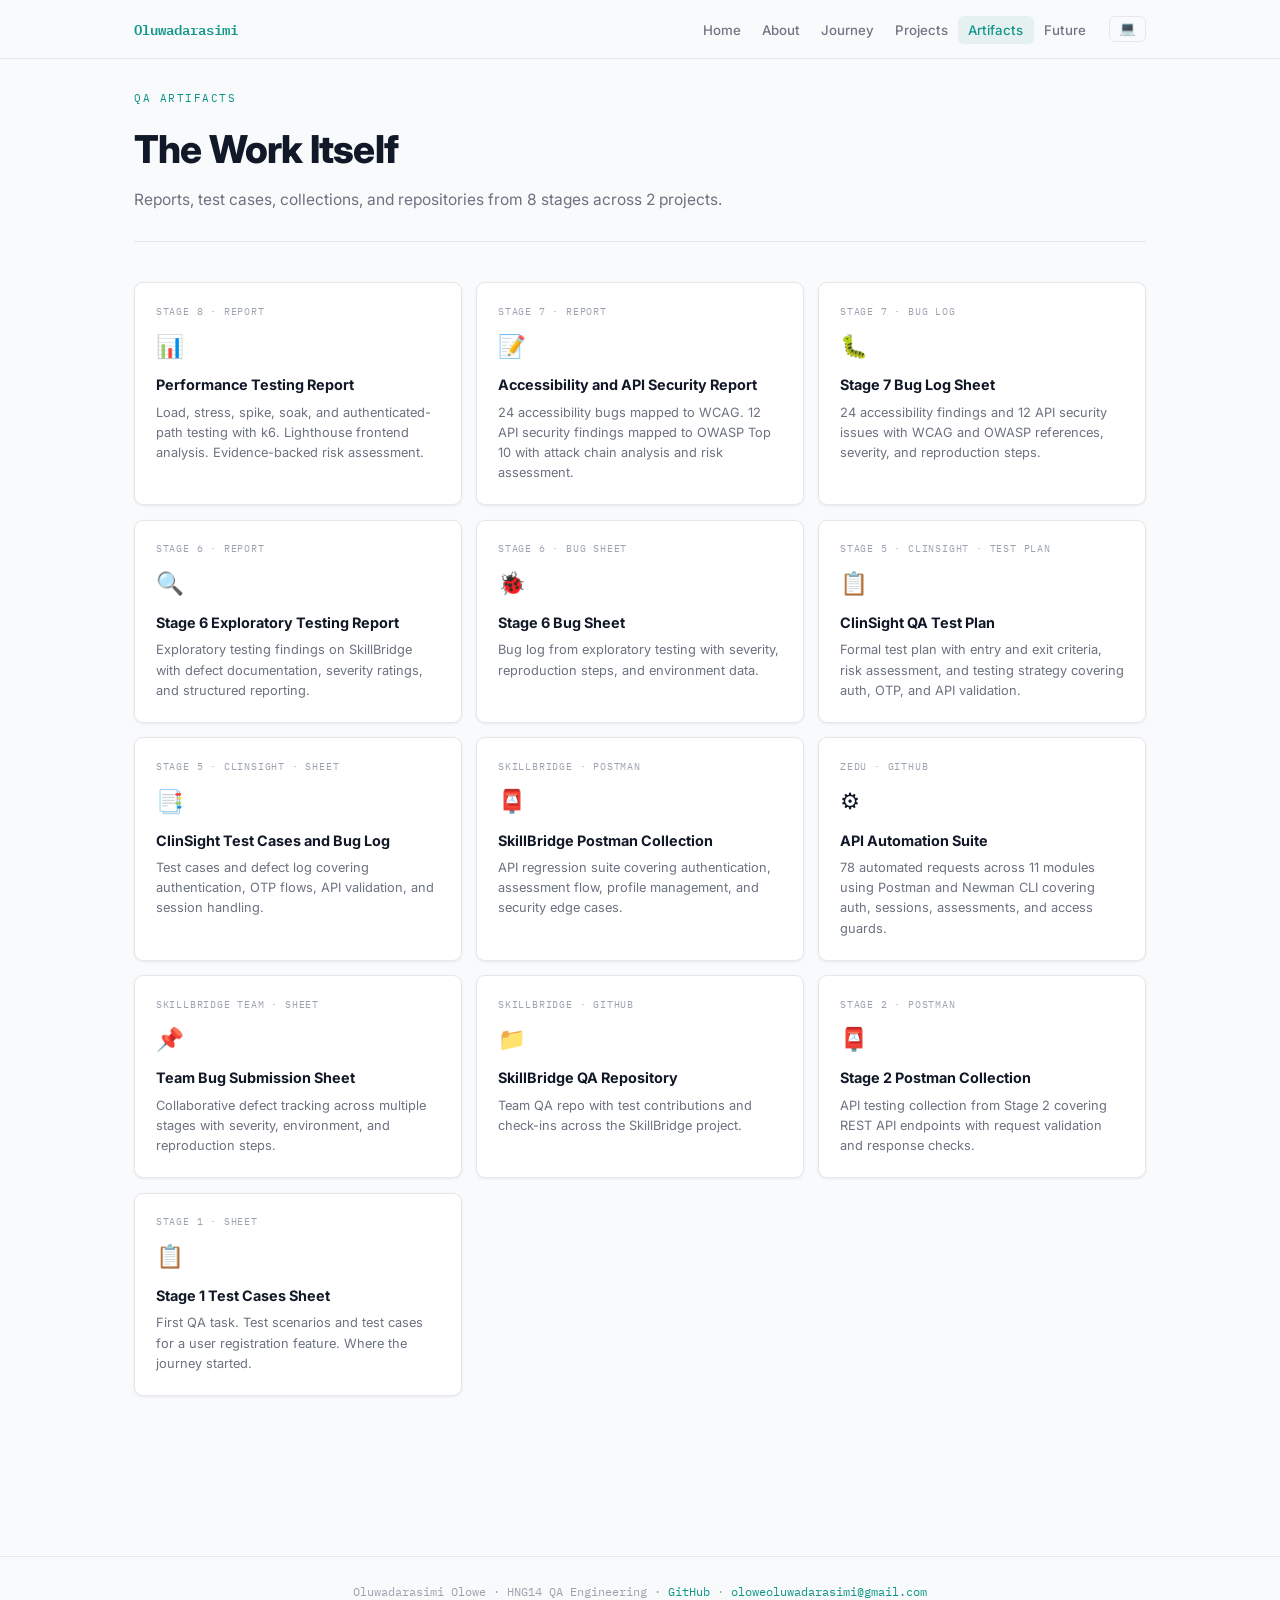
<file: artifacts.html>
<!DOCTYPE html>
<html lang="en">
<head>
  <meta charset="UTF-8"/>
  <meta name="viewport" content="width=device-width, initial-scale=1.0"/>
  <title>Artifacts | Oluwadarasimi</title>
  <link rel="stylesheet" href="style.css"/>
  <script src="theme.js"></script>
</head>
<body>
<nav>
  <div class="nav-inner">
    <a href="index.html" class="logo">Oluwadarasimi</a>
    <div class="nav-right">
      <ul id="nav-menu">
        <li><a href="index.html">Home</a></li>
        <li><a href="about.html">About</a></li>
        <li><a href="journey.html">Journey</a></li>
        <li><a href="projects.html">Projects</a></li>
        <li><a href="artifacts.html" class="active">Artifacts</a></li>
        <li><a href="plan.html">Future</a></li>
      </ul>
      <button class="theme-btn" id="theme-btn">💻</button>
      <button class="hamburger" id="hamburger" aria-label="Menu">☰</button>
    </div>
  </div>
</nav>

<main>
  <div class="page-header">
    <div class="section-label">QA Artifacts</div>
    <h1>The Work Itself</h1>
    <p>Reports, test cases, collections, and repositories from 8 stages 
    across 2 projects.</p>
  </div>

  <div class="art-grid">

    <a href="https://docs.google.com/document/d/1l8ONHRSVs1LleY-7FIZuitLr1eoMnTjsNYnKnu7NTkM/edit?usp=sharing"
       target="_blank" class="art-card">
      <div class="art-type">Stage 8 · Report</div>
      <span class="art-icon">📊</span>
      <h3>Performance Testing Report</h3>
      <p>Load, stress, spike, soak, and authenticated-path testing with k6. 
      Lighthouse frontend analysis. Evidence-backed risk assessment.</p>
    </a>

    <a href="https://docs.google.com/document/d/1uJ6_m6ml1r4E15YGd_25BcYzL_4A7KqV7q6U22Zlh14/edit?usp=sharing"
       target="_blank" class="art-card">
      <div class="art-type">Stage 7 · Report</div>
      <span class="art-icon">📝</span>
      <h3>Accessibility and API Security Report</h3>
      <p>24 accessibility bugs mapped to WCAG. 12 API security findings 
      mapped to OWASP Top 10 with attack chain analysis and risk assessment.</p>
    </a>

    <a href="https://docs.google.com/spreadsheets/d/11eaqbuGItxuPcLm9vZceJMLkKi5A1hrru89bgv7CTFI/edit?usp=sharing"
       target="_blank" class="art-card">
      <div class="art-type">Stage 7 · Bug Log</div>
      <span class="art-icon">🐛</span>
      <h3>Stage 7 Bug Log Sheet</h3>
      <p>24 accessibility findings and 12 API security issues with WCAG 
      and OWASP references, severity, and reproduction steps.</p>
    </a>

    <a href="https://docs.google.com/document/d/1Hd2gUDOnvYQZYTI857jYCAjs_6tos34yFfsEWQ0Ifog/edit?usp=sharing"
       target="_blank" class="art-card">
      <div class="art-type">Stage 6 · Report</div>
      <span class="art-icon">🔍</span>
      <h3>Stage 6 Exploratory Testing Report</h3>
      <p>Exploratory testing findings on SkillBridge with defect 
      documentation, severity ratings, and structured reporting.</p>
    </a>

    <a href="https://docs.google.com/spreadsheets/d/1u1QkoOYAjA9QrqcAl9V_jyuhE0aciyS3Pqh8tb1zd8o/edit?usp=sharing"
       target="_blank" class="art-card">
      <div class="art-type">Stage 6 · Bug Sheet</div>
      <span class="art-icon">🐞</span>
      <h3>Stage 6 Bug Sheet</h3>
      <p>Bug log from exploratory testing with severity, reproduction 
      steps, and environment data.</p>
    </a>

    <a href="https://docs.google.com/document/d/1q5Fs91FiSQalrJ7Au8s8vOHcW8qI4trwRygyX6SMNjw/edit?usp=sharing"
       target="_blank" class="art-card">
      <div class="art-type">Stage 5 · ClinSight · Test Plan</div>
      <span class="art-icon">📋</span>
      <h3>ClinSight QA Test Plan</h3>
      <p>Formal test plan with entry and exit criteria, risk assessment, 
      and testing strategy covering auth, OTP, and API validation.</p>
    </a>

    <a href="https://docs.google.com/spreadsheets/d/1QUfU-PDzNOTbdbcsJb79iOtco98VdZij4nocPhajkZE/edit?usp=sharing"
       target="_blank" class="art-card">
      <div class="art-type">Stage 5 · ClinSight · Sheet</div>
      <span class="art-icon">📑</span>
      <h3>ClinSight Test Cases and Bug Log</h3>
      <p>Test cases and defect log covering authentication, OTP flows, 
      API validation, and session handling.</p>
    </a>

    <a href="https://www.postman.com/oloweoluwadarasimi-3334857/workspace/skillbridge/collection/50483564-1747f748-d4d6-4042-9efd-d79c5b4fb015?action=share&source=copy-link&creator=50483564"
       target="_blank" class="art-card">
      <div class="art-type">SkillBridge · Postman</div>
      <span class="art-icon">📮</span>
      <h3>SkillBridge Postman Collection</h3>
      <p>API regression suite covering authentication, assessment flow, 
      profile management, and security edge cases.</p>
    </a>

    <a href="https://github.com/lynxqa/zedu-api-automation"
       target="_blank" class="art-card">
      <div class="art-type">Zedu · GitHub</div>
      <span class="art-icon">⚙️</span>
      <h3>API Automation Suite</h3>
      <p>78 automated requests across 11 modules using Postman and 
      Newman CLI covering auth, sessions, assessments, and access guards.</p>
    </a>

    <a href="https://docs.google.com/spreadsheets/d/1Po3ljLZiJ7tf-5PwiG8BV2QthzO5-NFXy7sRMYovPXY/edit?usp=sharing"
       target="_blank" class="art-card">
      <div class="art-type">SkillBridge Team · Sheet</div>
      <span class="art-icon">📌</span>
      <h3>Team Bug Submission Sheet</h3>
      <p>Collaborative defect tracking across multiple stages with 
      severity, environment, and reproduction steps.</p>
    </a>

    <a href="https://github.com/hngprojects/skill-bridge-qa"
       target="_blank" class="art-card">
      <div class="art-type">SkillBridge · GitHub</div>
      <span class="art-icon">📁</span>
      <h3>SkillBridge QA Repository</h3>
      <p>Team QA repo with test contributions and check-ins across the 
      SkillBridge project.</p>
    </a>

    <a href="https://www.postman.com/oloweoluwadarasimi-3334857/workspace/hng-qa/collection/50483564-b903d4b7-f862-47a2-a1fc-d46055b91d4e?action=share&source=copy-link&creator=50483564"
       target="_blank" class="art-card">
      <div class="art-type">Stage 2 · Postman</div>
      <span class="art-icon">📮</span>
      <h3>Stage 2 Postman Collection</h3>
      <p>API testing collection from Stage 2 covering REST API 
      endpoints with request validation and response checks.</p>
    </a>

    <a href="https://docs.google.com/spreadsheets/d/1LOFRGyVqOiWSW29IUEeHUynfsEaxmwen0TeMXAfHphU/edit?usp=sharing"
       target="_blank" class="art-card">
      <div class="art-type">Stage 1 · Sheet</div>
      <span class="art-icon">📋</span>
      <h3>Stage 1 Test Cases Sheet</h3>
      <p>First QA task. Test scenarios and test cases for a user 
      registration feature. Where the journey started.</p>
    </a>

  </div>
</main>

<footer>
  <p>Oluwadarasimi Olowe &middot; HNG14 QA Engineering &middot;
  <a href="https://github.com/lynxqa" target="_blank">GitHub</a> &middot;
  <a href="mailto:oloweoluwadarasimi@gmail.com">oloweoluwadarasimi@gmail.com</a></p>
</footer>
<script>
  const hamburger = document.getElementById("hamburger");
  const menu = document.getElementById("nav-menu");
  hamburger.addEventListener("click", function() {
    menu.classList.toggle("open");
  });
</script>
</body>
</html>
</file>
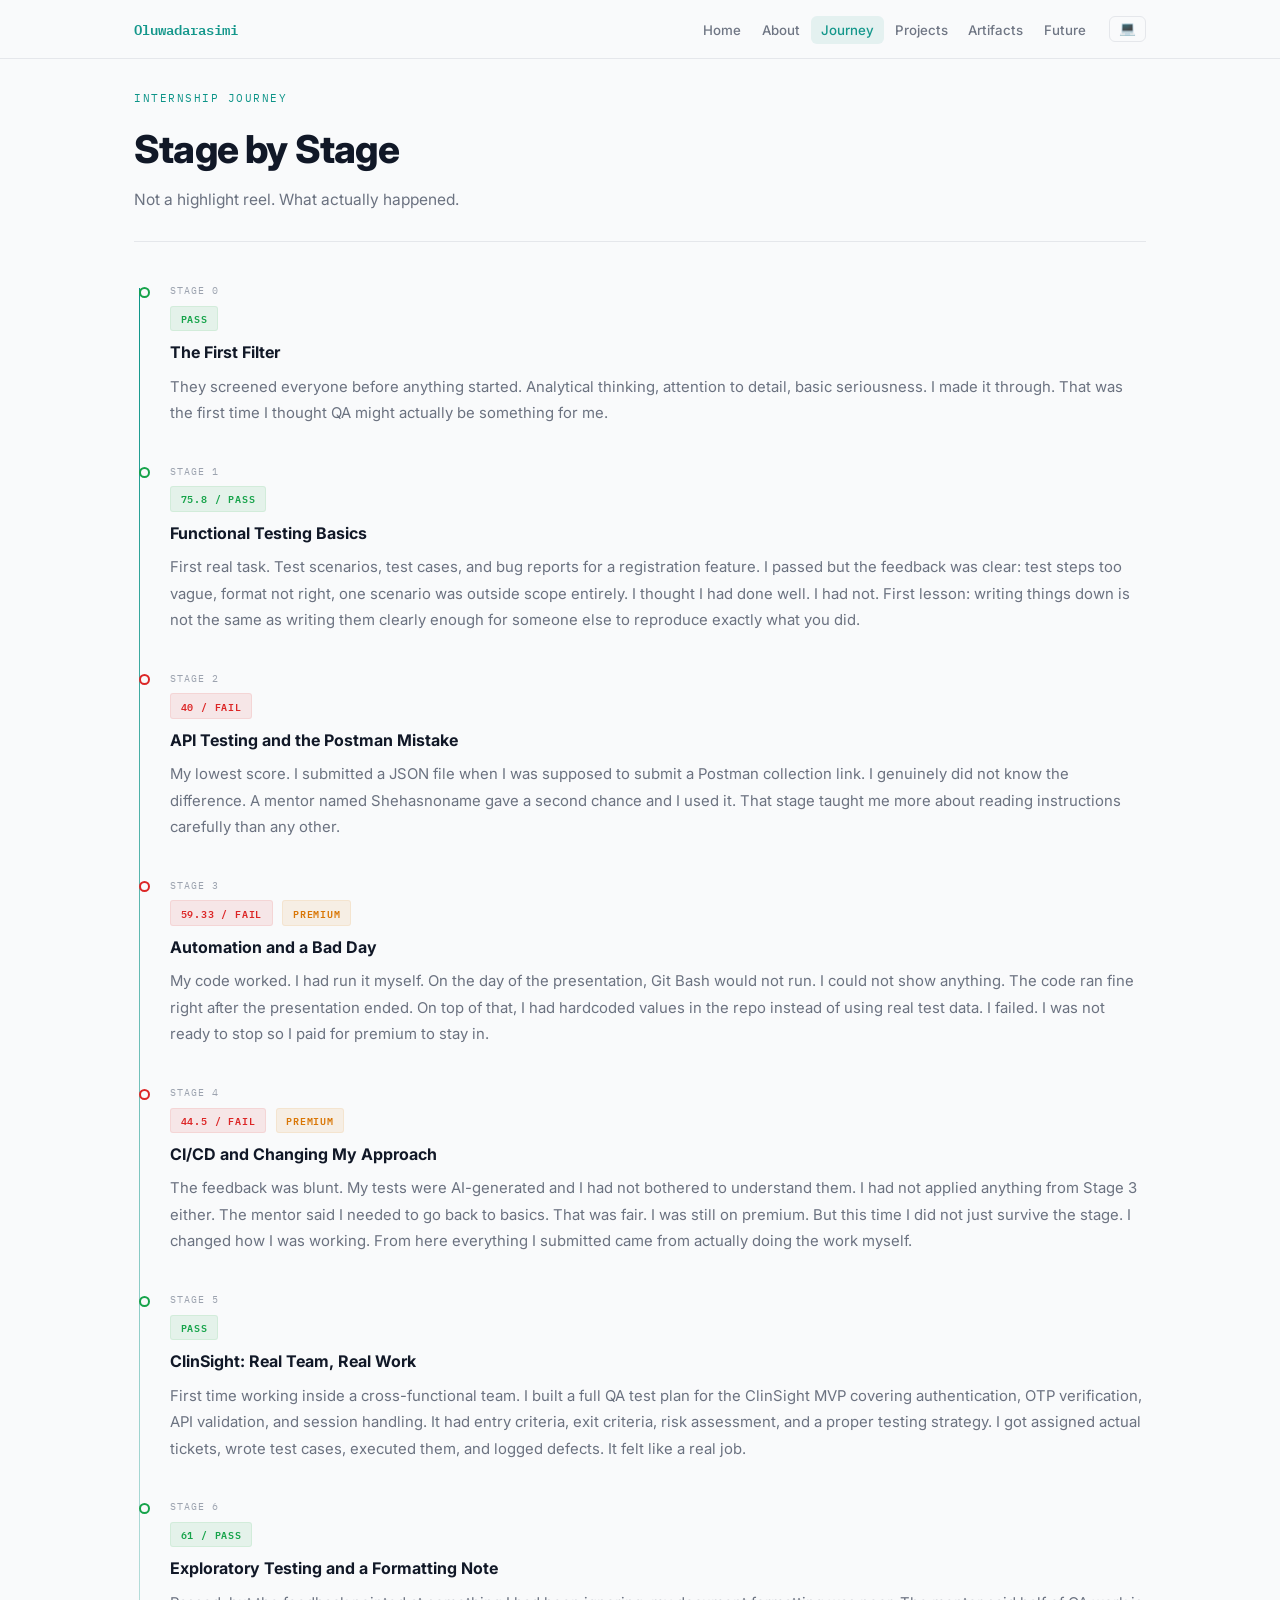
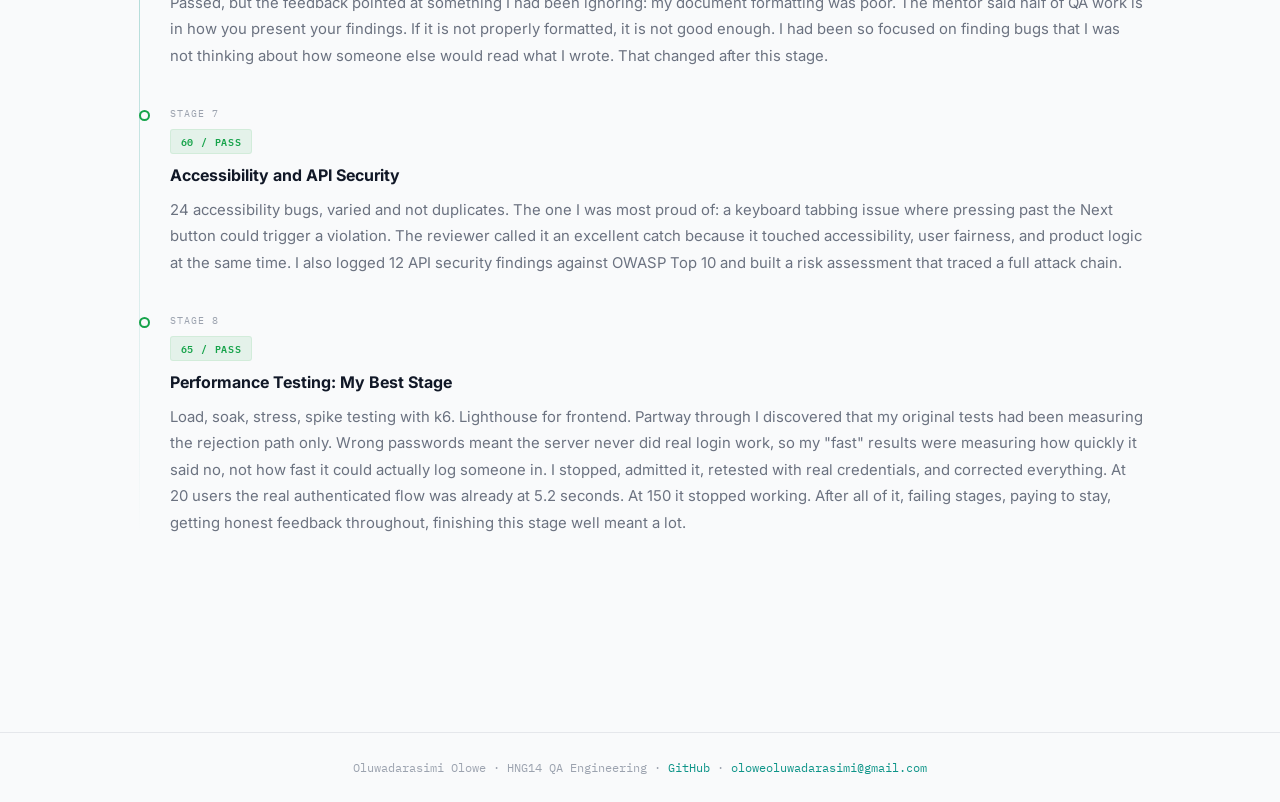
<file: journey.html>
<!DOCTYPE html>
<html lang="en">
<head>
  <meta charset="UTF-8"/>
  <meta name="viewport" content="width=device-width, initial-scale=1.0"/>
  <title>Journey | Oluwadarasimi</title>
  <link rel="stylesheet" href="style.css"/>
  <script src="theme.js"></script>
</head>
<body>
<nav>
  <div class="nav-inner">
    <a href="index.html" class="logo">Oluwadarasimi</a>
    <div class="nav-right">
      <ul id="nav-menu">
        <li><a href="index.html">Home</a></li>
        <li><a href="about.html">About</a></li>
        <li><a href="journey.html" class="active">Journey</a></li>
        <li><a href="projects.html">Projects</a></li>
        <li><a href="artifacts.html">Artifacts</a></li>
        <li><a href="plan.html">Future</a></li>
      </ul>
      <button class="theme-btn" id="theme-btn">💻</button>
      <button class="hamburger" id="hamburger" aria-label="Menu">☰</button>
    </div>
  </div>
</nav>

<main>
  <div class="page-header">
    <div class="section-label">Internship Journey</div>
    <h1>Stage by Stage</h1>
    <p>Not a highlight reel. What actually happened.</p>
  </div>

  <div class="timeline">

    <div class="tl-item">
      <div class="tl-dot pass"></div>
      <div class="tl-stage">Stage 0</div>
      <span class="verdict v-pass">Pass</span>
      <h3>The First Filter</h3>
      <p>They screened everyone before anything started. Analytical 
      thinking, attention to detail, basic seriousness. I made it 
      through. That was the first time I thought QA might actually 
      be something for me.</p>
    </div>

    <div class="tl-item">
      <div class="tl-dot pass"></div>
      <div class="tl-stage">Stage 1</div>
      <span class="verdict v-pass">75.8 / Pass</span>
      <h3>Functional Testing Basics</h3>
      <p>First real task. Test scenarios, test cases, and bug reports 
      for a registration feature. I passed but the feedback was clear: 
      test steps too vague, format not right, one scenario was outside 
      scope entirely. I thought I had done well. I had not. First lesson: 
      writing things down is not the same as writing them clearly enough 
      for someone else to reproduce exactly what you did.</p>
    </div>

    <div class="tl-item">
      <div class="tl-dot fail"></div>
      <div class="tl-stage">Stage 2</div>
      <span class="verdict v-fail">40 / Fail</span>
      <h3>API Testing and the Postman Mistake</h3>
      <p>My lowest score. I submitted a JSON file when I was supposed 
      to submit a Postman collection link. I genuinely did not know 
      the difference. A mentor named Shehasnoname gave a second chance 
      and I used it. That stage taught me more about reading instructions 
      carefully than any other.</p>
    </div>

    <div class="tl-item">
      <div class="tl-dot fail"></div>
      <div class="tl-stage">Stage 3</div>
      <span class="verdict v-fail">59.33 / Fail</span>
      <span class="verdict v-warn">Premium</span>
      <h3>Automation and a Bad Day</h3>
      <p>My code worked. I had run it myself. On the day of the 
      presentation, Git Bash would not run. I could not show anything. 
      The code ran fine right after the presentation ended. On top of 
      that, I had hardcoded values in the repo instead of using real 
      test data. I failed. I was not ready to stop so I paid for 
      premium to stay in.</p>
    </div>

    <div class="tl-item">
      <div class="tl-dot fail"></div>
      <div class="tl-stage">Stage 4</div>
      <span class="verdict v-fail">44.5 / Fail</span>
      <span class="verdict v-warn">Premium</span>
      <h3>CI/CD and Changing My Approach</h3>
      <p>The feedback was blunt. My tests were AI-generated and I had 
      not bothered to understand them. I had not applied anything from 
      Stage 3 either. The mentor said I needed to go back to basics. 
      That was fair. I was still on premium. But this time I did not 
      just survive the stage. I changed how I was working. From here 
      everything I submitted came from actually doing the work myself.</p>
    </div>

    <div class="tl-item">
      <div class="tl-dot pass"></div>
      <div class="tl-stage">Stage 5</div>
      <span class="verdict v-pass">Pass</span>
      <h3>ClinSight: Real Team, Real Work</h3>
      <p>First time working inside a cross-functional team. I built a 
      full QA test plan for the ClinSight MVP covering authentication, 
      OTP verification, API validation, and session handling. It had 
      entry criteria, exit criteria, risk assessment, and a proper 
      testing strategy. I got assigned actual tickets, wrote test cases, 
      executed them, and logged defects. It felt like a real job.</p>
    </div>

    <div class="tl-item">
      <div class="tl-dot pass"></div>
      <div class="tl-stage">Stage 6</div>
      <span class="verdict v-pass">61 / Pass</span>
      <h3>Exploratory Testing and a Formatting Note</h3>
      <p>Passed, but the feedback pointed at something I had been 
      ignoring: my document formatting was poor. The mentor said half 
      of QA work is in how you present your findings. If it is not 
      properly formatted, it is not good enough. I had been so focused 
      on finding bugs that I was not thinking about how someone else 
      would read what I wrote. That changed after this stage.</p>
    </div>

    <div class="tl-item">
      <div class="tl-dot pass"></div>
      <div class="tl-stage">Stage 7</div>
      <span class="verdict v-pass">60 / Pass</span>
      <h3>Accessibility and API Security</h3>
      <p>24 accessibility bugs, varied and not duplicates. The one I 
      was most proud of: a keyboard tabbing issue where pressing past 
      the Next button could trigger a violation. The reviewer called it 
      an excellent catch because it touched accessibility, user fairness, 
      and product logic at the same time. I also logged 12 API security 
      findings against OWASP Top 10 and built a risk assessment that 
      traced a full attack chain.</p>
    </div>

    <div class="tl-item">
      <div class="tl-dot pass"></div>
      <div class="tl-stage">Stage 8</div>
      <span class="verdict v-pass">65 / Pass</span>
      <h3>Performance Testing: My Best Stage</h3>
      <p>Load, soak, stress, spike testing with k6. Lighthouse for 
      frontend. Partway through I discovered that my original tests 
      had been measuring the rejection path only. Wrong passwords 
      meant the server never did real login work, so my "fast" results 
      were measuring how quickly it said no, not how fast it could 
      actually log someone in. I stopped, admitted it, retested with 
      real credentials, and corrected everything. At 20 users the real 
      authenticated flow was already at 5.2 seconds. At 150 it stopped 
      working. After all of it, failing stages, paying to stay, getting 
      honest feedback throughout, finishing this stage well meant a lot.</p>
    </div>

  </div>
</main>

<footer>
  <p>Oluwadarasimi Olowe &middot; HNG14 QA Engineering &middot;
  <a href="https://github.com/lynxqa" target="_blank">GitHub</a> &middot;
  <a href="mailto:oloweoluwadarasimi@gmail.com">oloweoluwadarasimi@gmail.com</a></p>
</footer>
<script>
  const hamburger = document.getElementById("hamburger");
  const menu = document.getElementById("nav-menu");
  hamburger.addEventListener("click", function() {
    menu.classList.toggle("open");
  });
</script>
</body>
</html>
</file>
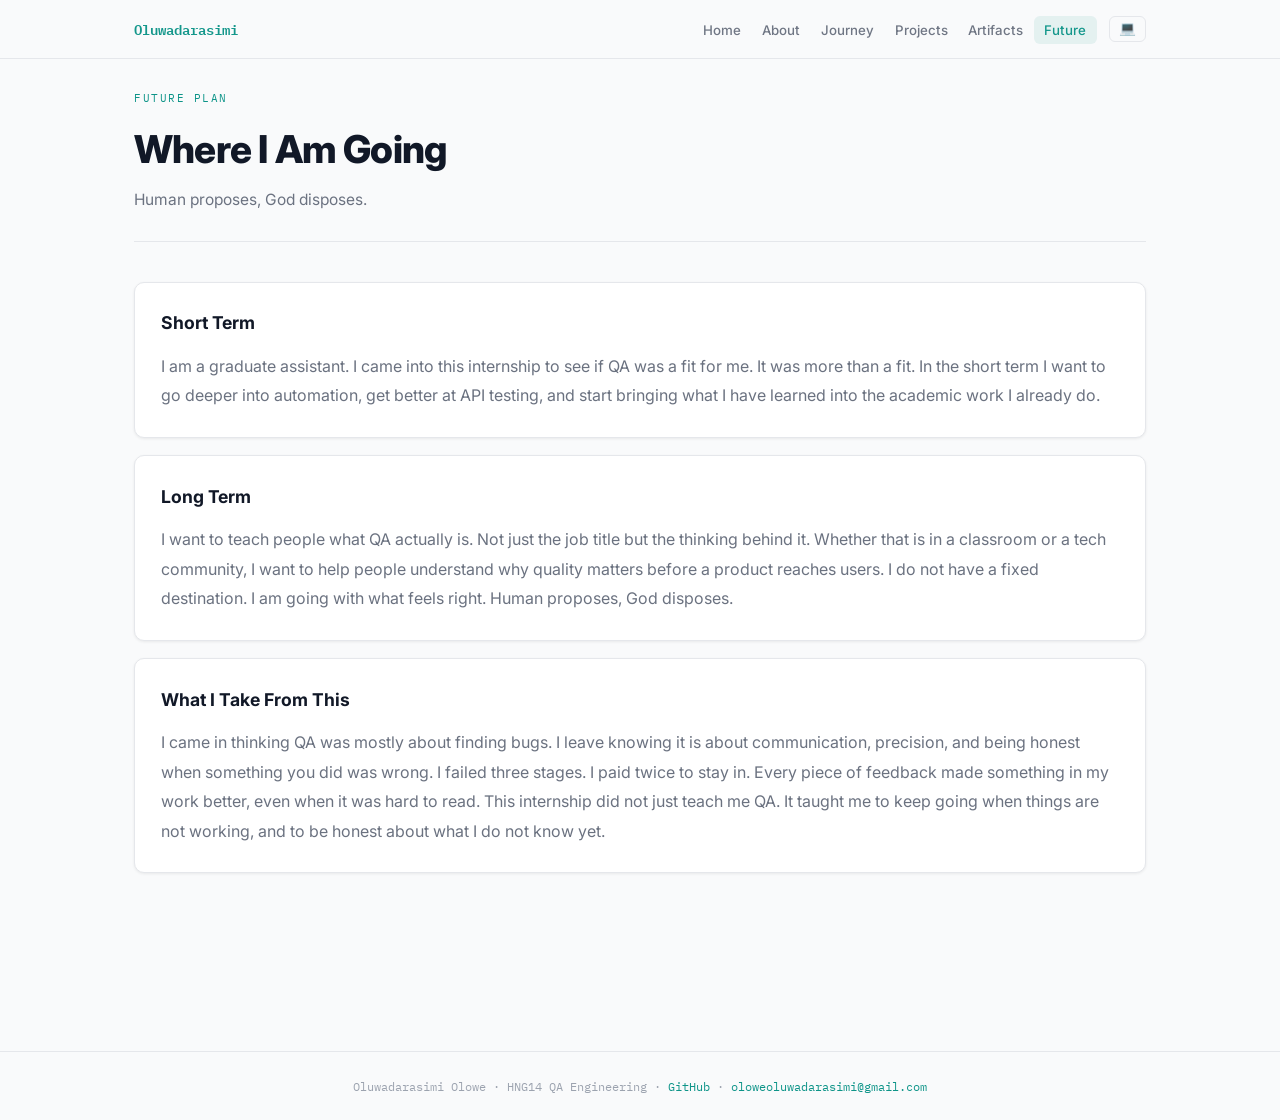
<file: plan.html>
<!DOCTYPE html>
<html lang="en">
<head>
  <meta charset="UTF-8"/>
  <meta name="viewport" content="width=device-width, initial-scale=1.0"/>
  <title>Future Plan | Oluwadarasimi</title>
  <link rel="stylesheet" href="style.css"/>
  <script src="theme.js"></script>
</head>
<body>
<nav>
  <div class="nav-inner">
    <a href="index.html" class="logo">Oluwadarasimi</a>
    <div class="nav-right">
      <ul id="nav-menu">
        <li><a href="index.html">Home</a></li>
        <li><a href="about.html">About</a></li>
        <li><a href="journey.html">Journey</a></li>
        <li><a href="projects.html">Projects</a></li>
        <li><a href="artifacts.html">Artifacts</a></li>
        <li><a href="plan.html" class="active">Future</a></li>
      </ul>
      <button class="theme-btn" id="theme-btn">💻</button>
      <button class="hamburger" id="hamburger" aria-label="Menu">☰</button>
    </div>
  </div>
</nav>

<main>
  <div class="page-header">
    <div class="section-label">Future Plan</div>
    <h1>Where I Am Going</h1>
    <p>Human proposes, God disposes.</p>
  </div>

  <div class="card">
    <h2 style="font-size:1.1rem; font-weight:700; margin-bottom:0.9rem;">
      Short Term
    </h2>
    <p style="color:var(--text-muted); line-height:1.85;">
      I am a graduate assistant. I came into this internship to see if 
      QA was a fit for me. It was more than a fit. In the short term 
      I want to go deeper into automation, get better at API testing, 
      and start bringing what I have learned into the academic work I 
      already do.
    </p>
  </div>

  <div class="card">
    <h2 style="font-size:1.1rem; font-weight:700; margin-bottom:0.9rem;">
      Long Term
    </h2>
    <p style="color:var(--text-muted); line-height:1.85;">
      I want to teach people what QA actually is. Not just the job 
      title but the thinking behind it. Whether that is in a classroom 
      or a tech community, I want to help people understand why quality 
      matters before a product reaches users. I do not have a fixed 
      destination. I am going with what feels right. Human proposes, 
      God disposes.
    </p>
  </div>

  <div class="card">
    <h2 style="font-size:1.1rem; font-weight:700; margin-bottom:0.9rem;">
      What I Take From This
    </h2>
    <p style="color:var(--text-muted); line-height:1.85;">
      I came in thinking QA was mostly about finding bugs. I leave 
      knowing it is about communication, precision, and being honest 
      when something you did was wrong. I failed three stages. I paid 
      twice to stay in. Every piece of feedback made something in my 
      work better, even when it was hard to read. This internship did 
      not just teach me QA. It taught me to keep going when things 
      are not working, and to be honest about what I do not know yet.
    </p>
  </div>

</main>

<footer>
  <p>Oluwadarasimi Olowe &middot; HNG14 QA Engineering &middot;
  <a href="https://github.com/lynxqa" target="_blank">GitHub</a> &middot;
  <a href="mailto:oloweoluwadarasimi@gmail.com">oloweoluwadarasimi@gmail.com</a></p>
</footer>
<script>
  const hamburger = document.getElementById("hamburger");
  const menu = document.getElementById("nav-menu");
  hamburger.addEventListener("click", function() {
    menu.classList.toggle("open");
  });
</script>
</body>
</html>
</file>
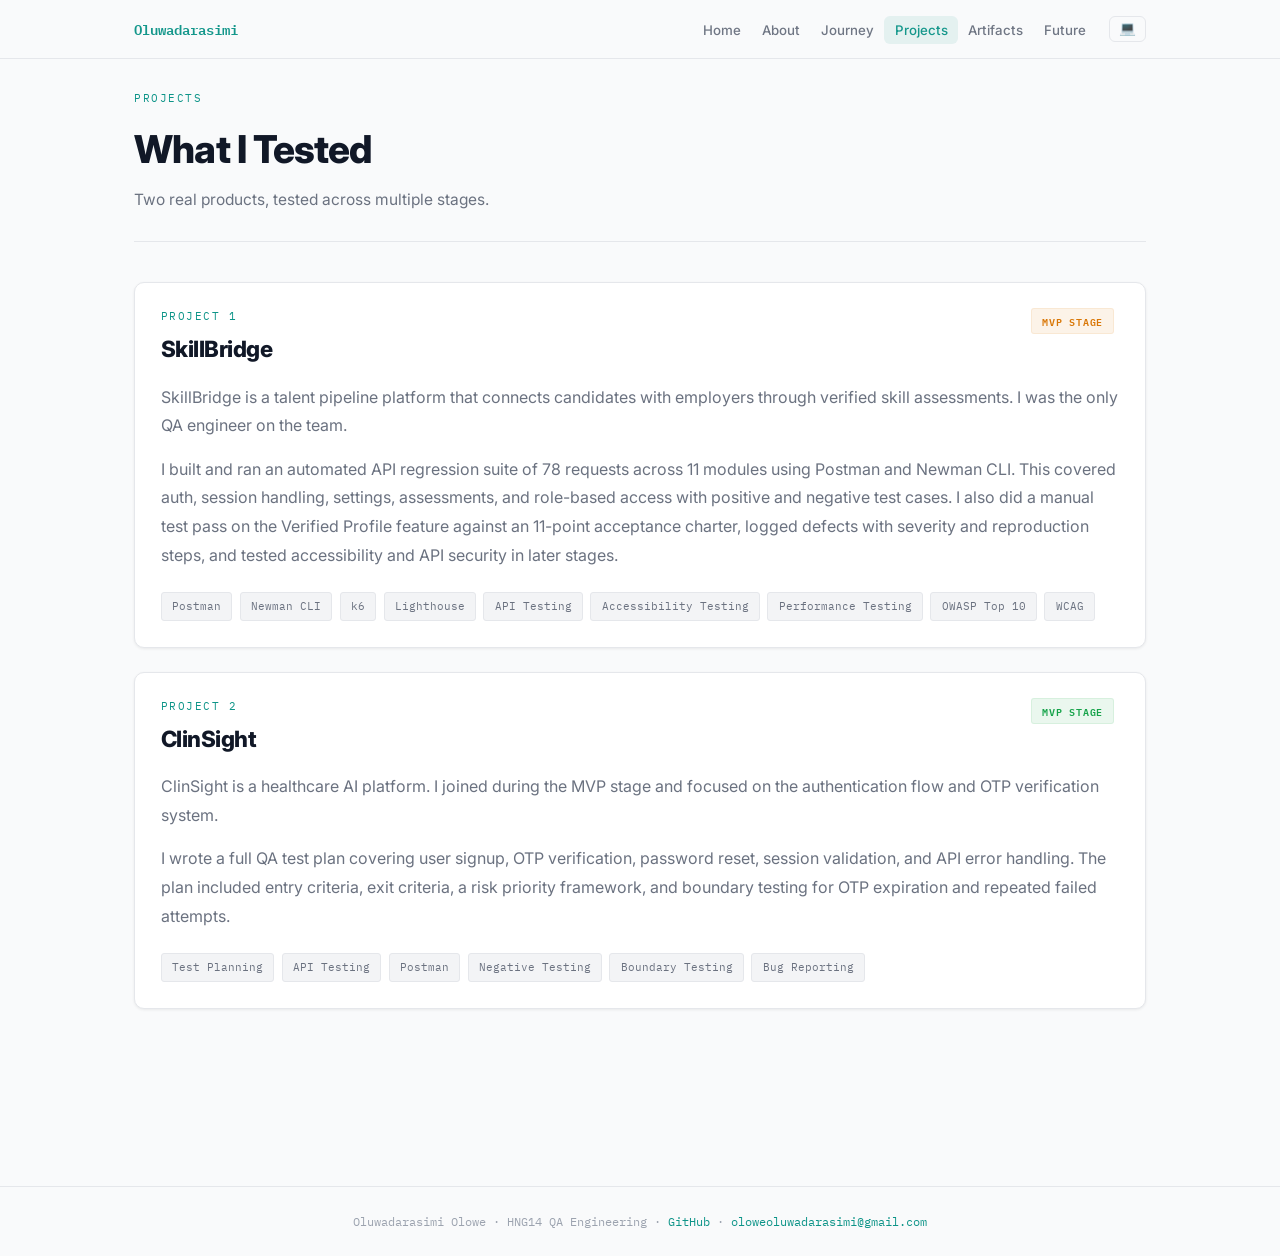
<file: projects.html>
<!DOCTYPE html>
<html lang="en">
<head>
  <meta charset="UTF-8"/>
  <meta name="viewport" content="width=device-width, initial-scale=1.0"/>
  <title>Projects | Oluwadarasimi</title>
  <link rel="stylesheet" href="style.css"/>
  <script src="theme.js"></script>
</head>
<body>
<nav>
  <div class="nav-inner">
    <a href="index.html" class="logo">Oluwadarasimi</a>
    <div class="nav-right">
      <ul id="nav-menu">
        <li><a href="index.html">Home</a></li>
        <li><a href="about.html">About</a></li>
        <li><a href="journey.html">Journey</a></li>
        <li><a href="projects.html" class="active">Projects</a></li>
        <li><a href="artifacts.html">Artifacts</a></li>
        <li><a href="plan.html">Future</a></li>
      </ul>
      <button class="theme-btn" id="theme-btn">💻</button>
      <button class="hamburger" id="hamburger" aria-label="Menu">☰</button>
    </div>
  </div>
</nav>

<main>
  <div class="page-header">
    <div class="section-label">Projects</div>
    <h1>What I Tested</h1>
    <p>Two real products, tested across multiple stages.</p>
  </div>

  <div class="card" style="margin-bottom:1.5rem;">
    <div style="display:flex; justify-content:space-between;
         align-items:flex-start; flex-wrap:wrap; gap:0.75rem;
         margin-bottom:0.9rem;">
      <div>
        <div class="section-label" style="margin-bottom:0.3rem;">Project 1</div>
        <h2 style="font-size:1.4rem; font-weight:800; letter-spacing:-0.5px;">
          SkillBridge
        </h2>
      </div>
      <span class="verdict v-warn">MVP Stage</span>
    </div>
    <p style="color:var(--text-muted); margin-bottom:0.9rem; line-height:1.8;">
      SkillBridge is a talent pipeline platform that connects candidates 
      with employers through verified skill assessments. I was the only QA 
      engineer on the team.
    </p>
    <p style="color:var(--text-muted); margin-bottom:1.4rem; line-height:1.8;">
      I built and ran an automated API regression suite of 78 requests across 
      11 modules using Postman and Newman CLI. This covered auth, session 
      handling, settings, assessments, and role-based access with positive and 
      negative test cases. I also did a manual test pass on the Verified Profile 
      feature against an 11-point acceptance charter, logged defects with 
      severity and reproduction steps, and tested accessibility and API security 
      in later stages.
    </p>
    <div class="skill-list">
      <span class="skill">Postman</span>
      <span class="skill">Newman CLI</span>
      <span class="skill">k6</span>
      <span class="skill">Lighthouse</span>
      <span class="skill">API Testing</span>
      <span class="skill">Accessibility Testing</span>
      <span class="skill">Performance Testing</span>
      <span class="skill">OWASP Top 10</span>
      <span class="skill">WCAG</span>
    </div>
  </div>

  <div class="card">
    <div style="display:flex; justify-content:space-between;
         align-items:flex-start; flex-wrap:wrap; gap:0.75rem;
         margin-bottom:0.9rem;">
      <div>
        <div class="section-label" style="margin-bottom:0.3rem;">Project 2</div>
        <h2 style="font-size:1.4rem; font-weight:800; letter-spacing:-0.5px;">
          ClinSight
        </h2>
      </div>
      <span class="verdict v-pass">MVP Stage</span>
    </div>
    <p style="color:var(--text-muted); margin-bottom:0.9rem; line-height:1.8;">
      ClinSight is a healthcare AI platform. I joined during the MVP stage 
      and focused on the authentication flow and OTP verification system.
    </p>
    <p style="color:var(--text-muted); margin-bottom:1.4rem; line-height:1.8;">
      I wrote a full QA test plan covering user signup, OTP verification, 
      password reset, session validation, and API error handling. The plan 
      included entry criteria, exit criteria, a risk priority framework, and 
      boundary testing for OTP expiration and repeated failed attempts.
    </p>
    <div class="skill-list">
      <span class="skill">Test Planning</span>
      <span class="skill">API Testing</span>
      <span class="skill">Postman</span>
      <span class="skill">Negative Testing</span>
      <span class="skill">Boundary Testing</span>
      <span class="skill">Bug Reporting</span>
    </div>
  </div>

</main>

<footer>
  <p>Oluwadarasimi Olowe &middot; HNG14 QA Engineering &middot;
  <a href="https://github.com/lynxqa" target="_blank">GitHub</a> &middot;
  <a href="mailto:oloweoluwadarasimi@gmail.com">oloweoluwadarasimi@gmail.com</a></p>
</footer>
<script>
  const hamburger = document.getElementById("hamburger");
  const menu = document.getElementById("nav-menu");
  hamburger.addEventListener("click", function() {
    menu.classList.toggle("open");
  });
</script>
</body>
</html>
</file>
<file: style.css>
@import url('https://fonts.googleapis.com/css2?family=IBM+Plex+Mono:wght@400;600&family=Inter:wght@400;500;600;700;800&display=swap');

*, *::before, *::after { margin: 0; padding: 0; box-sizing: border-box; }

/* Light theme */
:root {
  --bg:         #f9fafb;
  --surface:    #ffffff;
  --surface2:   #f3f4f6;
  --border:     #e5e7eb;
  --border2:    #d1d5db;
  --accent:     #0d9488;
  --accent-dim: rgba(13,148,136,0.09);
  --pass:       #16a34a;
  --pass-dim:   rgba(22,163,74,0.09);
  --fail:       #dc2626;
  --fail-dim:   rgba(220,38,38,0.09);
  --warn:       #d97706;
  --warn-dim:   rgba(217,119,6,0.09);
  --text:       #111827;
  --text-muted: #6b7280;
  --text-dim:   #9ca3af;
  --font:       'Inter', system-ui, sans-serif;
  --mono:       'IBM Plex Mono', monospace;
  --shadow:     0 1px 3px rgba(0,0,0,0.07);
  --shadow-md:  0 4px 8px rgba(0,0,0,0.08);
}

/* Dark theme */
[data-theme="dark"] {
  --bg:         #0a0f14;
  --surface:    #111820;
  --surface2:   #161e28;
  --border:     #1f2d3d;
  --border2:    #2a3d52;
  --accent:     #2dd4bf;
  --accent-dim: rgba(45,212,191,0.10);
  --pass:       #34d399;
  --pass-dim:   rgba(52,211,153,0.10);
  --fail:       #f87171;
  --fail-dim:   rgba(248,113,113,0.10);
  --warn:       #fbbf24;
  --warn-dim:   rgba(251,191,36,0.10);
  --text:       #e2e8f0;
  --text-muted: #94a3b8;
  --text-dim:   #475569;
  --shadow:     0 1px 3px rgba(0,0,0,0.4);
  --shadow-md:  0 4px 8px rgba(0,0,0,0.5);
}

@media (prefers-color-scheme: dark) {
  :root:not([data-theme="light"]) {
    --bg:         #0a0f14;
    --surface:    #111820;
    --surface2:   #161e28;
    --border:     #1f2d3d;
    --border2:    #2a3d52;
    --accent:     #2dd4bf;
    --accent-dim: rgba(45,212,191,0.10);
    --pass:       #34d399;
    --pass-dim:   rgba(52,211,153,0.10);
    --fail:       #f87171;
    --fail-dim:   rgba(248,113,113,0.10);
    --warn:       #fbbf24;
    --warn-dim:   rgba(251,191,36,0.10);
    --text:       #e2e8f0;
    --text-muted: #94a3b8;
    --text-dim:   #475569;
    --shadow:     0 1px 3px rgba(0,0,0,0.4);
    --shadow-md:  0 4px 8px rgba(0,0,0,0.5);
  }
}

html { scroll-behavior: smooth; }

body {
  background: var(--bg);
  color: var(--text);
  font-family: var(--font);
  line-height: 1.65;
  min-height: 100vh;
  transition: background 0.2s, color 0.2s;
}

/* NAV */
nav {
  position: fixed;
  top: 0;
  width: 100%;
  background: var(--bg);
  border-bottom: 1px solid var(--border);
  z-index: 200;
  opacity: 0.97;
  backdrop-filter: blur(8px);
}

.nav-inner {
  max-width: 1060px;
  margin: 0 auto;
  display: flex;
  justify-content: space-between;
  align-items: center;
  height: 58px;
  padding: 0 1.5rem;
}

.logo {
  font-family: var(--mono);
  font-size: 0.9rem;
  font-weight: 600;
  color: var(--accent);
  text-decoration: none;
}

.logo span { color: var(--text-muted); }

.nav-right {
  display: flex;
  align-items: center;
  gap: 0.2rem;
}

nav ul {
  list-style: none;
  display: flex;
  gap: 0;
}

nav ul a {
  color: var(--text-muted);
  text-decoration: none;
  font-size: 0.83rem;
  font-weight: 500;
  padding: 0.38rem 0.65rem;
  border-radius: 6px;
  transition: all 0.15s;
}

nav ul a:hover { color: var(--text); background: var(--surface2); }
nav ul a.active { color: var(--accent); background: var(--accent-dim); }

.theme-btn {
  background: none;
  border: 1px solid var(--border);
  border-radius: 6px;
  padding: 0.35rem 0.55rem;
  cursor: pointer;
  font-size: 0.85rem;
  color: var(--text-muted);
  margin-left: 0.6rem;
  transition: all 0.15s;
  line-height: 1;
}

.theme-btn:hover { border-color: var(--accent); color: var(--accent); }

/* MAIN */
main {
  max-width: 1060px;
  margin: 0 auto;
  padding: 90px 1.5rem 5rem;
}

/* HERO */
.hero {
  min-height: 80vh;
  display: flex;
  flex-direction: column;
  justify-content: center;
  padding: 1.5rem 0;
}

.hero-label {
  font-family: var(--mono);
  font-size: 0.72rem;
  color: var(--accent);
  letter-spacing: 1.5px;
  text-transform: uppercase;
  margin-bottom: 1.25rem;
}

.hero h1 {
  font-size: clamp(2.4rem, 6vw, 4.4rem);
  font-weight: 800;
  line-height: 1.08;
  letter-spacing: -1.5px;
  margin-bottom: 1.1rem;
}

.hero h1 .hi { color: var(--text-muted); font-weight: 500; }
.hero h1 .name { color: var(--accent); }

.hero-bio {
  font-size: 1rem;
  color: var(--text-muted);
  max-width: 480px;
  margin-bottom: 2rem;
  line-height: 1.8;
}

.hero-counts {
  display: flex;
  gap: 2rem;
  margin-bottom: 2rem;
  flex-wrap: wrap;
}

.count-item { display: flex; flex-direction: column; gap: 0.15rem; }

.count-num {
  font-family: var(--mono);
  font-size: 1.4rem;
  font-weight: 600;
  color: var(--text);
}

.count-label {
  font-size: 0.7rem;
  color: var(--text-dim);
  text-transform: uppercase;
  letter-spacing: 0.8px;
}

.btn-row { display: flex; gap: 0.75rem; flex-wrap: wrap; }

.btn {
  padding: 0.65rem 1.4rem;
  border-radius: 7px;
  font-weight: 600;
  font-size: 0.875rem;
  text-decoration: none;
  transition: all 0.18s;
  display: inline-block;
  border: 1px solid transparent;
}

.btn-solid {
  background: var(--accent);
  color: #fff;
  border-color: var(--accent);
}

.btn-solid:hover { opacity: 0.85; }

.btn-outline {
  background: transparent;
  color: var(--text);
  border-color: var(--border2);
}

.btn-outline:hover { border-color: var(--accent); color: var(--accent); }

/* PAGE HEADER */
.page-header {
  margin-bottom: 2.5rem;
  padding-bottom: 1.75rem;
  border-bottom: 1px solid var(--border);
}

.section-label {
  font-family: var(--mono);
  font-size: 0.68rem;
  color: var(--accent);
  letter-spacing: 1.5px;
  text-transform: uppercase;
  margin-bottom: 0.6rem;
}

.page-header h1 {
  font-size: clamp(1.7rem, 3.5vw, 2.4rem);
  font-weight: 800;
  letter-spacing: -0.8px;
  margin-bottom: 0.4rem;
}

.page-header p {
  color: var(--text-muted);
  font-size: 0.97rem;
}

/* CARDS */
.card {
  background: var(--surface);
  border: 1px solid var(--border);
  border-radius: 10px;
  padding: 1.6rem;
  margin-bottom: 1.1rem;
  box-shadow: var(--shadow);
}

/* PROFILE PHOTO - centered */
.profile-block {
  display: flex;
  flex-direction: column;
  align-items: center;
  text-align: center;
  margin-bottom: 1.75rem;
  padding-bottom: 1.5rem;
  border-bottom: 1px solid var(--border);
}

.profile-photo {
  width: 120px;
  height: 120px;
  border-radius: 50%;
  border: 3px solid var(--accent);
  overflow: hidden;
  margin-bottom: 1rem;
  background: var(--surface2);
  display: flex;
  align-items: center;
  justify-content: center;
  font-size: 2.8rem;
}

.profile-photo img {
  width: 100%;
  height: 100%;
  object-fit: cover;
}

.profile-name {
  font-size: 1.2rem;
  font-weight: 700;
  margin-bottom: 0.25rem;
}

.profile-title {
  font-size: 0.85rem;
  color: var(--text-muted);
  margin-bottom: 0.75rem;
}

.profile-links {
  display: flex;
  gap: 0.75rem;
  flex-wrap: wrap;
  justify-content: center;
}

.profile-links a {
  font-family: var(--mono);
  font-size: 0.75rem;
  color: var(--accent);
  text-decoration: none;
  border: 1px solid var(--accent-dim);
  padding: 0.25rem 0.7rem;
  border-radius: 4px;
  transition: all 0.15s;
}

.profile-links a:hover {
  background: var(--accent-dim);
}

/* VERDICT BADGES */
.verdict {
  display: inline-flex;
  align-items: center;
  gap: 0.3rem;
  font-family: var(--mono);
  font-size: 0.65rem;
  font-weight: 600;
  letter-spacing: 0.8px;
  text-transform: uppercase;
  padding: 0.2rem 0.6rem;
  border-radius: 3px;
  margin-right: 0.35rem;
  margin-bottom: 0.5rem;
}

.v-pass { background: var(--pass-dim); color: var(--pass); border: 1px solid var(--pass-dim); }
.v-fail { background: var(--fail-dim); color: var(--fail); border: 1px solid var(--fail-dim); }
.v-warn { background: var(--warn-dim); color: var(--warn); border: 1px solid var(--warn-dim); }

/* TIMELINE */
.timeline {
  position: relative;
  padding-left: 2.25rem;
}

.timeline::before {
  content: '';
  position: absolute;
  left: 5px;
  top: 6px;
  bottom: 0;
  width: 1px;
  background: linear-gradient(to bottom, var(--accent), transparent);
}

.tl-item {
  position: relative;
  margin-bottom: 2.25rem;
}

.tl-dot {
  position: absolute;
  left: -1.95rem;
  top: 0.3rem;
  width: 11px;
  height: 11px;
  border-radius: 50%;
  background: var(--bg);
  border: 2px solid var(--border2);
}

.tl-dot.pass { border-color: var(--pass); }
.tl-dot.fail { border-color: var(--fail); }

.tl-stage {
  font-family: var(--mono);
  font-size: 0.65rem;
  color: var(--text-dim);
  text-transform: uppercase;
  letter-spacing: 1px;
  margin-bottom: 0.3rem;
}

.tl-item h3 {
  font-size: 1rem;
  font-weight: 700;
  margin-bottom: 0.5rem;
}

.tl-item p {
  color: var(--text-muted);
  font-size: 0.93rem;
  line-height: 1.78;
}

/* ARTIFACTS */
.art-grid {
  display: grid;
  grid-template-columns: repeat(auto-fill, minmax(280px, 1fr));
  gap: 0.9rem;
}

.art-card {
  background: var(--surface);
  border: 1px solid var(--border);
  border-radius: 9px;
  padding: 1.3rem;
  text-decoration: none;
  color: var(--text);
  display: block;
  box-shadow: var(--shadow);
  transition: all 0.18s;
}

.art-card:hover {
  border-color: var(--accent);
  transform: translateY(-2px);
  box-shadow: var(--shadow-md);
}

.art-type {
  font-family: var(--mono);
  font-size: 0.6rem;
  color: var(--text-dim);
  text-transform: uppercase;
  letter-spacing: 0.8px;
  margin-bottom: 0.5rem;
}

.art-icon { font-size: 1.4rem; margin-bottom: 0.55rem; display: block; }

.art-card h3 {
  font-size: 0.9rem;
  font-weight: 700;
  margin-bottom: 0.35rem;
}

.art-card p {
  font-size: 0.8rem;
  color: var(--text-muted);
  line-height: 1.58;
}

/* SKILLS */
.skill-list {
  display: flex;
  flex-wrap: wrap;
  gap: 0.45rem;
  margin-top: 0.9rem;
}

.skill {
  font-family: var(--mono);
  font-size: 0.71rem;
  background: var(--surface2);
  border: 1px solid var(--border);
  color: var(--text-muted);
  padding: 0.26rem 0.65rem;
  border-radius: 3px;
}

/* FOOTER */
footer {
  border-top: 1px solid var(--border);
  padding: 1.5rem;
  text-align: center;
  color: var(--text-dim);
  font-size: 0.78rem;
  font-family: var(--mono);
  margin-top: 5rem;
}

footer a { color: var(--accent); text-decoration: none; }
footer a:hover { text-decoration: underline; }

/* RESPONSIVE */
@media (max-width: 720px) {
  nav ul a { padding: 0.35rem 0.45rem; font-size: 0.76rem; }
  .nav-inner { padding: 0 1rem; }
  main { padding: 76px 1rem 4rem; }
  .hero h1 { letter-spacing: -0.8px; }
  .art-grid { grid-template-columns: 1fr; }
  .timeline { padding-left: 1.75rem; }
}

/* ── HAMBURGER ── */
.hamburger {
  display: none;
  background: none;
  border: 1px solid var(--border);
  border-radius: 6px;
  padding: 0.35rem 0.55rem;
  cursor: pointer;
  font-size: 1rem;
  color: var(--text-muted);
  margin-left: 0.4rem;
  line-height: 1;
}

.hamburger:hover { border-color: var(--accent); color: var(--accent); }

/* ── HERO TWO COLUMN ── */
.hero {
  display: flex;
  flex-direction: row;
  align-items: center;
  gap: 3rem;
  min-height: 80vh;
  padding: 1.5rem 0;
}

.hero-left {
  flex: 1;
  display: flex;
  flex-direction: column;
  justify-content: center;
}

.hero-right {
  flex: 0 0 300px;
  display: flex;
  align-items: center;
  justify-content: center;
}

.hero-photo {
  width: 280px;
  height: 280px;
  border-radius: 50%;
  overflow: hidden;
  border: 3px solid var(--accent);
  box-shadow: var(--shadow-md);
}

.hero-photo img {
  width: 100%;
  height: 100%;
  object-fit: cover;
  object-position: center top;
}

/* ── MOBILE ── */
@media (max-width: 720px) {
  .hamburger { display: block; }

  #nav-menu {
    display: none;
    position: absolute;
    top: 58px;
    left: 0;
    right: 0;
    background: var(--bg);
    border-bottom: 1px solid var(--border);
    flex-direction: column;
    padding: 0.75rem 1rem;
    gap: 0.1rem;
    z-index: 300;
  }

  #nav-menu.open { display: flex; }

  #nav-menu li { width: 100%; }

  #nav-menu a {
    display: block;
    padding: 0.6rem 0.75rem;
    font-size: 0.9rem;
    width: 100%;
  }

  .hero {
    flex-direction: column-reverse;
    min-height: auto;
    gap: 1.5rem;
    padding-top: 1rem;
  }

  .hero-right {
    flex: none;
    width: 100%;
    justify-content: center;
  }

  .hero-photo {
    width: 160px;
    height: 160px;
  }

  .hero-left { align-items: center; text-align: center; }

  .hero-counts { justify-content: center; }

  .btn-row { justify-content: center; }
}
</file>
